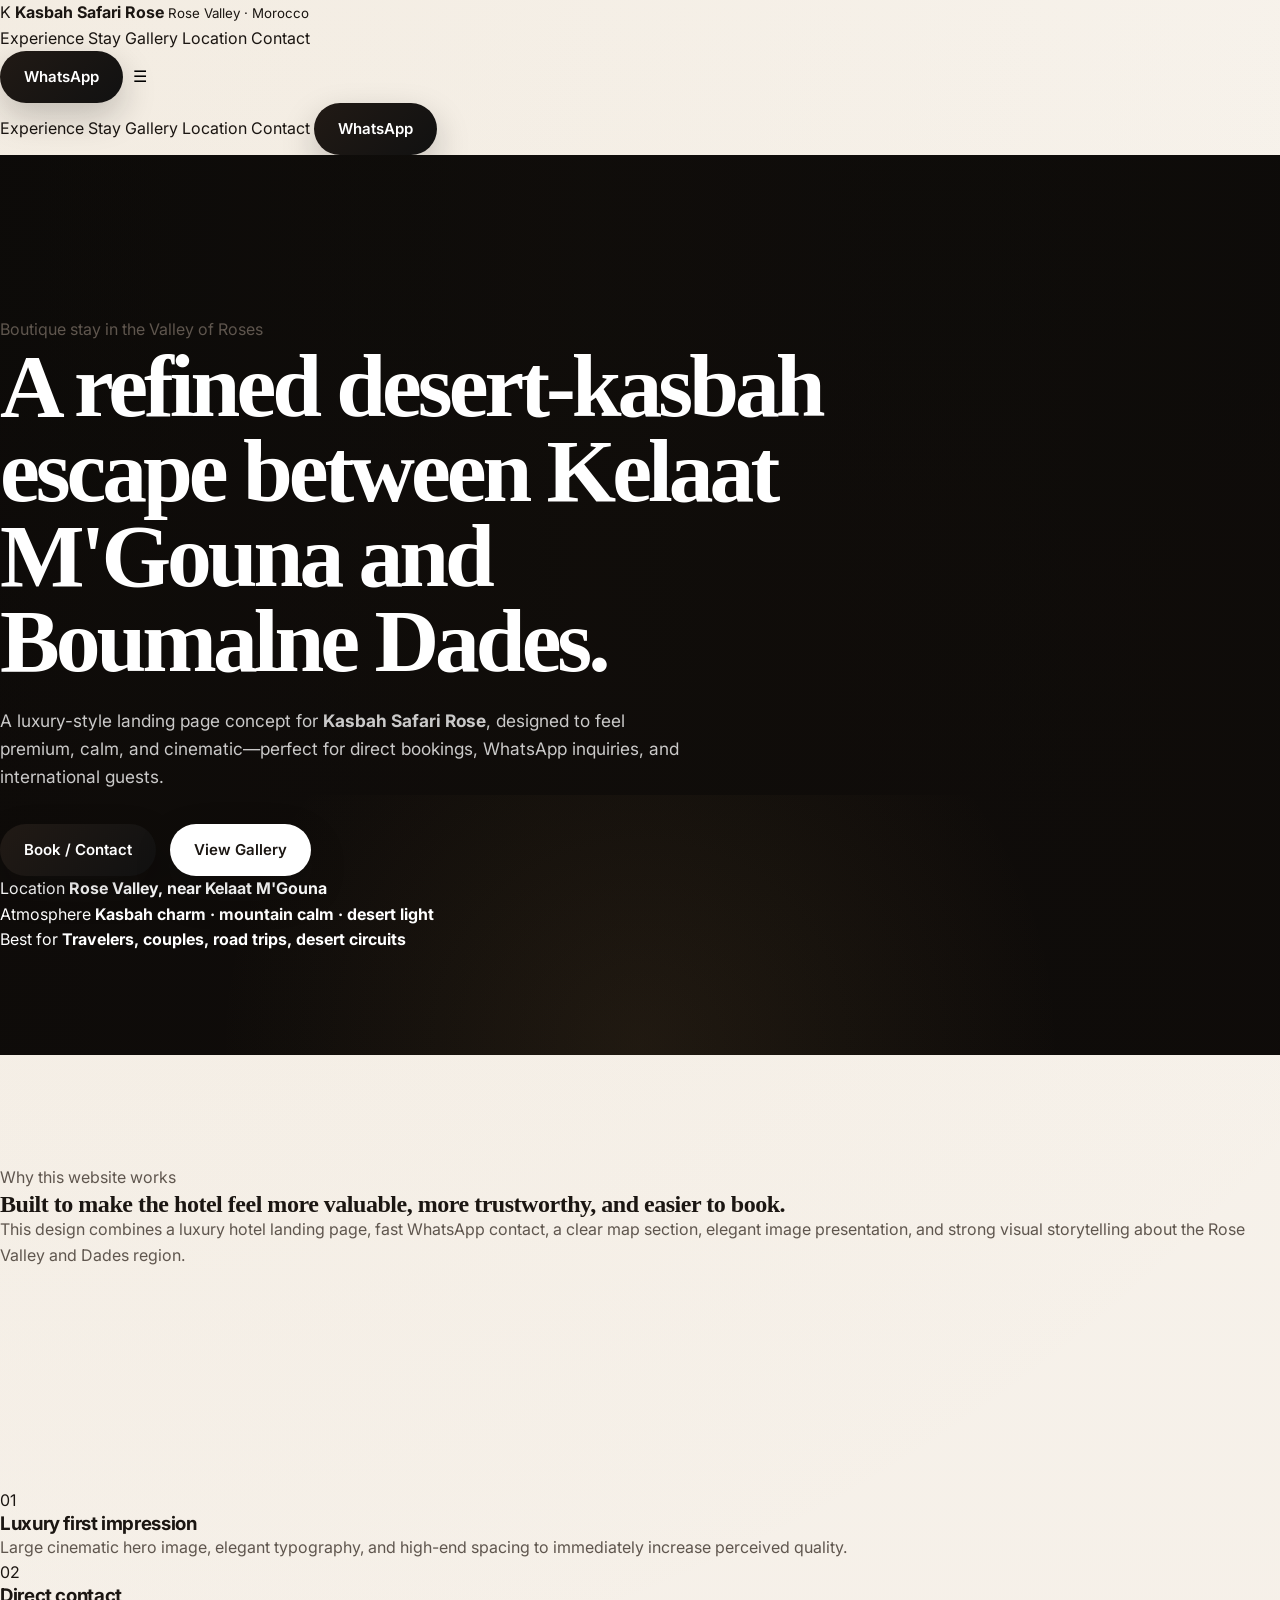
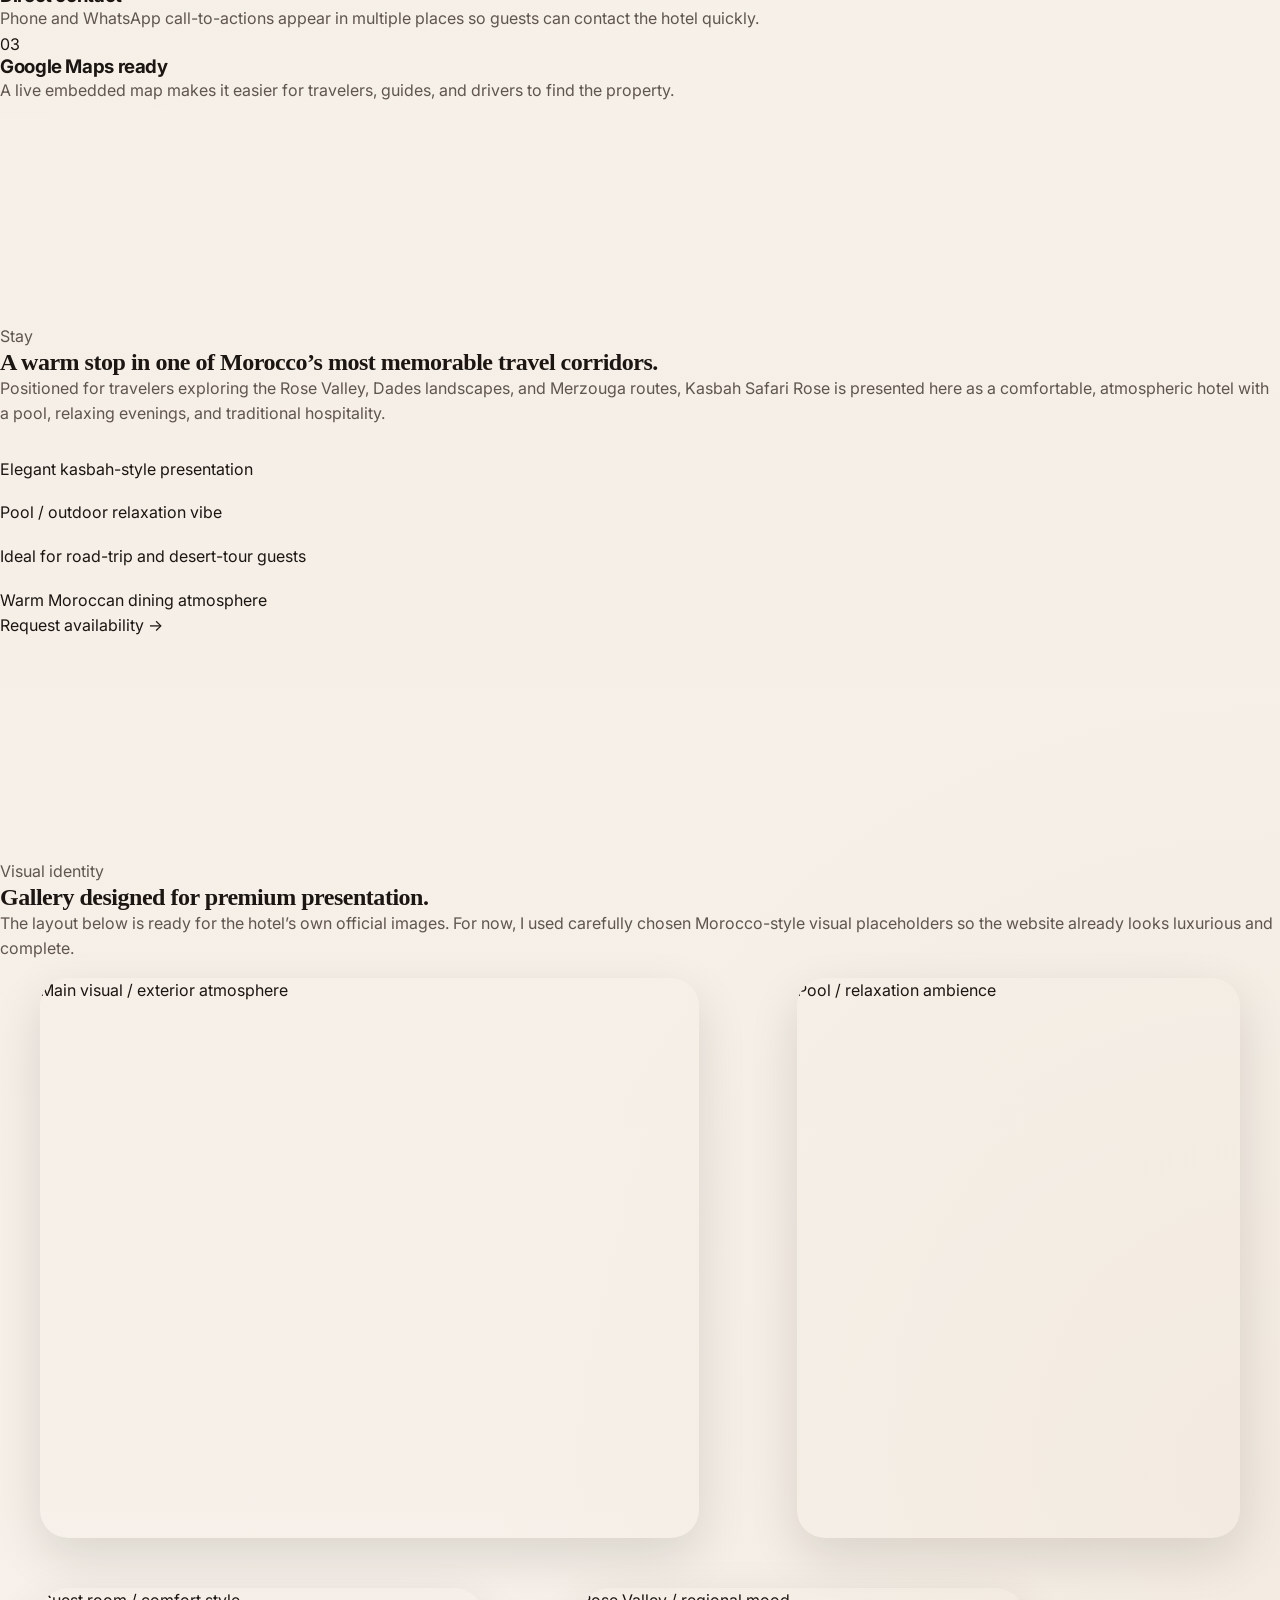
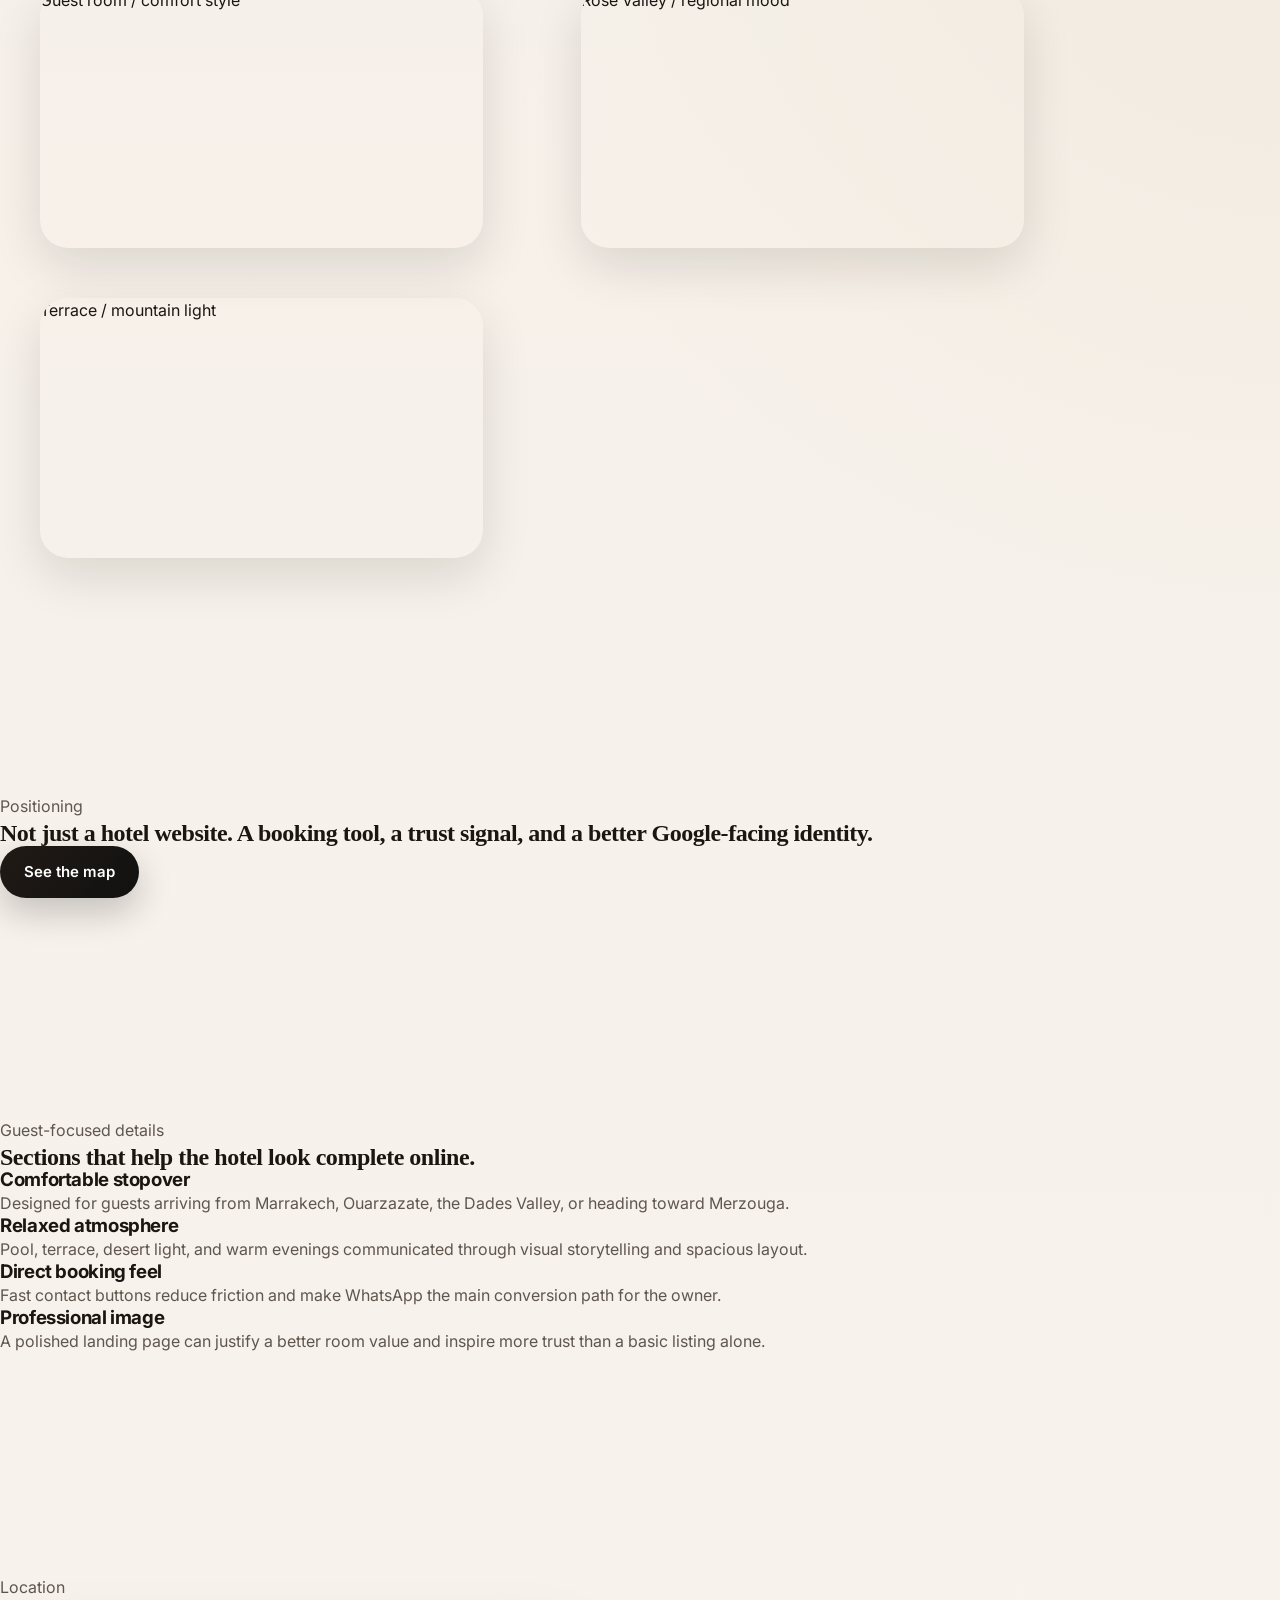
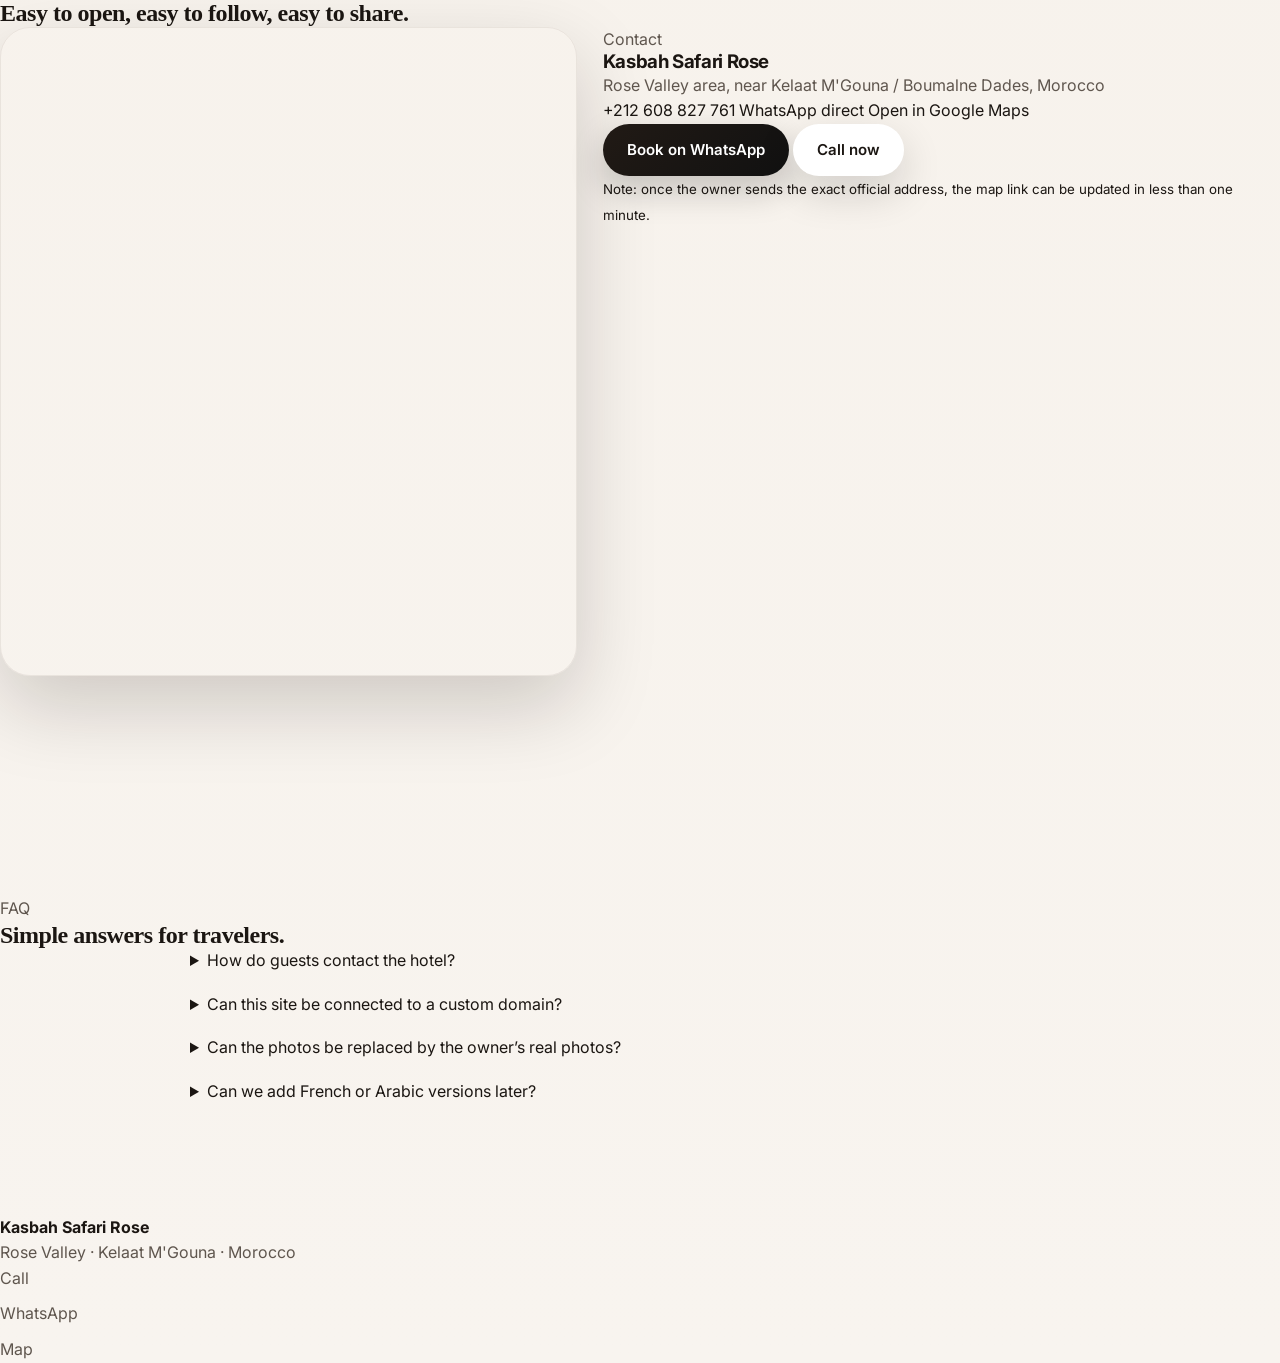
<file: index[1].html>
<!DOCTYPE html>
<html lang="en">
<head>
  <meta charset="UTF-8" />
  <meta name="viewport" content="width=device-width, initial-scale=1.0" />
  <title>Kasbah Safari Rose | Kelaat M'Gouna</title>
  <meta name="description" content="Elegant hotel website concept for Kasbah Safari Rose in the Rose Valley near Kelaat M'Gouna and Boumalne Dades, Morocco." />
  <link rel="preconnect" href="https://fonts.googleapis.com">
  <link rel="preconnect" href="https://fonts.gstatic.com" crossorigin>
  <link href="https://fonts.googleapis.com/css2?family=Inter:wght@300;400;500;600;700;800&display=swap" rel="stylesheet">
  <link rel="stylesheet" href="styles.css" />
</head>
<body>
  <div class="site-shell">
    <header class="topbar" id="top">
      <a class="brand" href="#top">
        <span class="brand-mark">K</span>
        <span>
          <strong>Kasbah Safari Rose</strong>
          <small>Rose Valley · Morocco</small>
        </span>
      </a>

      <nav class="nav">
        <a href="#experience">Experience</a>
        <a href="#rooms">Stay</a>
        <a href="#gallery">Gallery</a>
        <a href="#location">Location</a>
        <a href="#contact">Contact</a>
      </nav>

      <a class="btn btn-dark desktop-only" href="https://wa.me/212608827761" target="_blank" rel="noopener">WhatsApp</a>
      <button class="menu-btn" id="menuBtn" aria-label="Open menu">☰</button>
    </header>

    <div class="mobile-menu" id="mobileMenu">
      <a href="#experience">Experience</a>
      <a href="#rooms">Stay</a>
      <a href="#gallery">Gallery</a>
      <a href="#location">Location</a>
      <a href="#contact">Contact</a>
      <a class="btn btn-dark" href="https://wa.me/212608827761" target="_blank" rel="noopener">WhatsApp</a>
    </div>

    <main>
      <section class="hero">
        <div class="hero-bg"></div>
        <div class="hero-overlay"></div>

        <div class="hero-content reveal">
          <p class="eyebrow">Boutique stay in the Valley of Roses</p>
          <h1>A refined desert-kasbah escape between Kelaat M'Gouna and Boumalne Dades.</h1>
          <p class="hero-text">
            A luxury-style landing page concept for <strong>Kasbah Safari Rose</strong>, designed to feel premium,
            calm, and cinematic—perfect for direct bookings, WhatsApp inquiries, and international guests.
          </p>

          <div class="hero-actions">
            <a class="btn btn-dark" href="#contact">Book / Contact</a>
            <a class="btn btn-light" href="#gallery">View Gallery</a>
          </div>

          <div class="hero-cards">
            <article>
              <span>Location</span>
              <strong>Rose Valley, near Kelaat M'Gouna</strong>
            </article>
            <article>
              <span>Atmosphere</span>
              <strong>Kasbah charm · mountain calm · desert light</strong>
            </article>
            <article>
              <span>Best for</span>
              <strong>Travelers, couples, road trips, desert circuits</strong>
            </article>
          </div>
        </div>
      </section>

      <section class="intro-grid section reveal" id="experience">
        <div>
          <p class="eyebrow">Why this website works</p>
          <h2>Built to make the hotel feel more valuable, more trustworthy, and easier to book.</h2>
        </div>
        <div>
          <p>
            This design combines a luxury hotel landing page, fast WhatsApp contact, a clear map section,
            elegant image presentation, and strong visual storytelling about the Rose Valley and Dades region.
          </p>
        </div>
      </section>

      <section class="stats section reveal">
        <article>
          <span>01</span>
          <h3>Luxury first impression</h3>
          <p>Large cinematic hero image, elegant typography, and high-end spacing to immediately increase perceived quality.</p>
        </article>
        <article>
          <span>02</span>
          <h3>Direct contact</h3>
          <p>Phone and WhatsApp call-to-actions appear in multiple places so guests can contact the hotel quickly.</p>
        </article>
        <article>
          <span>03</span>
          <h3>Google Maps ready</h3>
          <p>A live embedded map makes it easier for travelers, guides, and drivers to find the property.</p>
        </article>
      </section>

      <section class="split section reveal" id="rooms">
        <div class="split-media card-image image-one"></div>
        <div class="split-copy">
          <p class="eyebrow">Stay</p>
          <h2>A warm stop in one of Morocco’s most memorable travel corridors.</h2>
          <p>
            Positioned for travelers exploring the Rose Valley, Dades landscapes, and Merzouga routes,
            Kasbah Safari Rose is presented here as a comfortable, atmospheric hotel with a pool,
            relaxing evenings, and traditional hospitality.
          </p>
          <ul class="feature-list">
            <li>Elegant kasbah-style presentation</li>
            <li>Pool / outdoor relaxation vibe</li>
            <li>Ideal for road-trip and desert-tour guests</li>
            <li>Warm Moroccan dining atmosphere</li>
          </ul>
          <a class="text-link" href="#contact">Request availability →</a>
        </div>
      </section>

      <section class="gallery section" id="gallery">
        <div class="section-head reveal">
          <p class="eyebrow">Visual identity</p>
          <h2>Gallery designed for premium presentation.</h2>
          <p>
            The layout below is ready for the hotel’s own official images. For now, I used carefully chosen Morocco-style visual placeholders
            so the website already looks luxurious and complete.
          </p>
        </div>

        <div class="gallery-grid">
          <figure class="gallery-item large reveal image-hero-2">
            <figcaption>Main visual / exterior atmosphere</figcaption>
          </figure>
          <figure class="gallery-item reveal image-two">
            <figcaption>Pool / relaxation ambience</figcaption>
          </figure>
          <figure class="gallery-item reveal image-three">
            <figcaption>Guest room / comfort style</figcaption>
          </figure>
          <figure class="gallery-item reveal image-four">
            <figcaption>Rose Valley / regional mood</figcaption>
          </figure>
          <figure class="gallery-item reveal image-five">
            <figcaption>Terrace / mountain light</figcaption>
          </figure>
        </div>
      </section>

      <section class="quote-band section reveal">
        <div>
          <p class="eyebrow">Positioning</p>
          <h2>Not just a hotel website. A booking tool, a trust signal, and a better Google-facing identity.</h2>
        </div>
        <a class="btn btn-dark" href="#location">See the map</a>
      </section>

      <section class="amenities section reveal">
        <div class="section-head">
          <p class="eyebrow">Guest-focused details</p>
          <h2>Sections that help the hotel look complete online.</h2>
        </div>
        <div class="amenity-grid">
          <article>
            <h3>Comfortable stopover</h3>
            <p>Designed for guests arriving from Marrakech, Ouarzazate, the Dades Valley, or heading toward Merzouga.</p>
          </article>
          <article>
            <h3>Relaxed atmosphere</h3>
            <p>Pool, terrace, desert light, and warm evenings communicated through visual storytelling and spacious layout.</p>
          </article>
          <article>
            <h3>Direct booking feel</h3>
            <p>Fast contact buttons reduce friction and make WhatsApp the main conversion path for the owner.</p>
          </article>
          <article>
            <h3>Professional image</h3>
            <p>A polished landing page can justify a better room value and inspire more trust than a basic listing alone.</p>
          </article>
        </div>
      </section>

      <section class="location section" id="location">
        <div class="section-head reveal">
          <p class="eyebrow">Location</p>
          <h2>Easy to open, easy to follow, easy to share.</h2>
        </div>

        <div class="location-grid">
          <div class="map-card reveal">
            <iframe
              title="Kasbah Safari Rose map"
              src="https://www.google.com/maps?q=Kasbah%20Safari%20Rose%20Kelaat%20Mgouna&output=embed"
              loading="lazy"
              referrerpolicy="no-referrer-when-downgrade"></iframe>
          </div>

          <div class="contact-card reveal" id="contact">
            <p class="eyebrow">Contact</p>
            <h3>Kasbah Safari Rose</h3>
            <p>Rose Valley area, near Kelaat M'Gouna / Boumalne Dades, Morocco</p>

            <div class="contact-lines">
              <a href="tel:+212608827761">+212 608 827 761</a>
              <a href="https://wa.me/212608827761" target="_blank" rel="noopener">WhatsApp direct</a>
              <a href="https://maps.google.com/?q=Kasbah+Safari+Rose+Kelaat+Mgouna" target="_blank" rel="noopener">Open in Google Maps</a>
            </div>

            <div class="cta-stack">
              <a class="btn btn-dark" href="https://wa.me/212608827761" target="_blank" rel="noopener">Book on WhatsApp</a>
              <a class="btn btn-light" href="tel:+212608827761">Call now</a>
            </div>

            <small>
              Note: once the owner sends the exact official address, the map link can be updated in less than one minute.
            </small>
          </div>
        </div>
      </section>

      <section class="faq section reveal">
        <div class="section-head">
          <p class="eyebrow">FAQ</p>
          <h2>Simple answers for travelers.</h2>
        </div>
        <div class="faq-list">
          <details>
            <summary>How do guests contact the hotel?</summary>
            <p>Through WhatsApp, direct phone call, or the Google Maps link for easy navigation.</p>
          </details>
          <details>
            <summary>Can this site be connected to a custom domain?</summary>
            <p>Yes. It can be published on a free subdomain first, then moved later to a professional domain name.</p>
          </details>
          <details>
            <summary>Can the photos be replaced by the owner’s real photos?</summary>
            <p>Yes. The gallery is already structured so you only replace image URLs or local image files.</p>
          </details>
          <details>
            <summary>Can we add French or Arabic versions later?</summary>
            <p>Yes. This template can easily be expanded into multilingual hotel pages.</p>
          </details>
        </div>
      </section>
    </main>

    <footer class="footer">
      <div>
        <strong>Kasbah Safari Rose</strong>
        <p>Rose Valley · Kelaat M'Gouna · Morocco</p>
      </div>
      <div class="footer-links">
        <a href="tel:+212608827761">Call</a>
        <a href="https://wa.me/212608827761" target="_blank" rel="noopener">WhatsApp</a>
        <a href="https://maps.google.com/?q=Kasbah+Safari+Rose+Kelaat+Mgouna" target="_blank" rel="noopener">Map</a>
      </div>
    </footer>
  </div>

  <script src="script.js"></script>
</body>
</html>
</file>
<file: styles.css>
/* =========================
   RESET
========================= */
*,
*::before,
*::after {
  box-sizing: border-box;
}

html {
  scroll-behavior: smooth;
}

html,
body {
  margin: 0;
  padding: 0;
  overflow-x: hidden;
}

img,
picture,
video,
canvas,
svg {
  display: block;
  max-width: 100%;
}

input,
button,
textarea,
select {
  font: inherit;
}

a {
  text-decoration: none;
  color: inherit;
}

button {
  border: none;
  background: none;
  cursor: pointer;
}

ul {
  margin: 0;
  padding: 0;
  list-style: none;
}

/* =========================
   ROOT VARIABLES
========================= */
:root {
  --bg: #f6f2eb;
  --bg-soft: #fbf8f3;
  --surface: rgba(255, 255, 255, 0.72);
  --surface-strong: rgba(255, 255, 255, 0.92);
  --surface-dark: #181512;
  --surface-darker: #111111;
  --text: #1b1612;
  --text-soft: #5f564e;
  --text-muted: #8b7d70;
  --line: rgba(61, 44, 32, 0.10);
  --line-strong: rgba(61, 44, 32, 0.18);
  --gold: #b89053;
  --gold-soft: #d6b27a;
  --gold-deep: #8a6737;
  --shadow-soft: 0 10px 30px rgba(25, 18, 12, 0.08);
  --shadow-medium: 0 18px 50px rgba(25, 18, 12, 0.12);
  --shadow-strong: 0 30px 80px rgba(20, 12, 7, 0.18);
  --radius-xs: 12px;
  --radius-sm: 18px;
  --radius-md: 26px;
  --radius-lg: 38px;
  --radius-xl: 52px;
  --container: 1280px;
  --header-height: 88px;
  --transition: 0.35s ease;
}

/* =========================
   BASE
========================= */
body {
  font-family: "Inter", sans-serif;
  background:
    radial-gradient(circle at top left, rgba(184, 144, 83, 0.08), transparent 28%),
    radial-gradient(circle at right center, rgba(184, 144, 83, 0.06), transparent 24%),
    linear-gradient(180deg, #f8f4ee 0%, #f5efe7 34%, #f8f4ef 100%);
  color: var(--text);
  line-height: 1.6;
  -webkit-font-smoothing: antialiased;
  text-rendering: optimizeLegibility;
}

body::selection {
  background: rgba(184, 144, 83, 0.22);
}

.container {
  width: min(var(--container), calc(100% - 40px));
  margin-inline: auto;
}

.section {
  position: relative;
  padding: 110px 0;
}

.section::before {
  content: "";
  position: absolute;
  inset: 0;
  pointer-events: none;
}

/* =========================
   TYPOGRAPHY
========================= */
h1,
h2,
h3,
h4 {
  margin: 0;
  line-height: 1.1;
  letter-spacing: -0.02em;
}

h1,
h2 {
  font-family: "Playfair Display", serif;
}

p {
  margin: 0;
  color: var(--text-soft);
}

.section-kicker,
.mini-label,
.hero-badge {
  display: inline-flex;
  align-items: center;
  gap: 10px;
  width: fit-content;
  font-size: 0.76rem;
  font-weight: 700;
  text-transform: uppercase;
  letter-spacing: 0.18em;
}

.section-kicker,
.mini-label {
  color: var(--gold-deep);
}

.section-kicker::before,
.mini-label::before,
.hero-badge::before {
  content: "";
  width: 34px;
  height: 1px;
  background: currentColor;
  opacity: 0.75;
}

.section-heading {
  margin-bottom: 50px;
}

.section-heading.center {
  text-align: center;
  max-width: 800px;
  margin-inline: auto;
  margin-bottom: 56px;
}

.section-heading h2 {
  font-size: clamp(2.2rem, 4vw, 4.2rem);
  margin-top: 16px;
  margin-bottom: 18px;
  color: var(--text);
}

.section-heading p {
  font-size: 1.06rem;
  color: var(--text-soft);
}

/* =========================
   HEADER
========================= */
.site-header {
  position: fixed;
  top: 0;
  left: 0;
  width: 100%;
  z-index: 1000;
  padding: 18px 0;
  transition: var(--transition);
}

.site-header.scrolled {
  padding: 10px 0;
}

.site-header.scrolled .header-inner {
  background: rgba(255, 252, 248, 0.82);
  border-color: rgba(80, 58, 41, 0.10);
  box-shadow: 0 16px 44px rgba(14, 10, 7, 0.12);
  backdrop-filter: blur(18px);
  -webkit-backdrop-filter: blur(18px);
}

.header-inner {
  min-height: var(--header-height);
  display: flex;
  align-items: center;
  justify-content: space-between;
  gap: 24px;
  padding: 14px 18px;
  border: 1px solid transparent;
  border-radius: 999px;
  transition: var(--transition);
}

.logo {
  display: flex;
  align-items: center;
  gap: 14px;
  min-width: 0;
}

.logo-mark {
  width: 50px;
  height: 50px;
  flex: 0 0 50px;
  display: grid;
  place-items: center;
  border-radius: 50%;
  background:
    linear-gradient(145deg, rgba(255,255,255,0.28), rgba(255,255,255,0.08)),
    linear-gradient(145deg, var(--gold-soft), var(--gold-deep));
  color: #fff;
  font-family: "Playfair Display", serif;
  font-size: 1.35rem;
  font-weight: 700;
  box-shadow:
    inset 0 1px 1px rgba(255,255,255,0.3),
    0 10px 24px rgba(138, 103, 55, 0.25);
}

.logo-text {
  display: flex;
  flex-direction: column;
  gap: 2px;
  min-width: 0;
}

.logo-text strong {
  font-size: 1rem;
  color: #fff;
  font-weight: 700;
  letter-spacing: 0.02em;
}

.logo-text small {
  color: rgba(255,255,255,0.75);
  font-size: 0.76rem;
  letter-spacing: 0.08em;
  text-transform: uppercase;
}

.site-header.scrolled .logo-text strong {
  color: var(--text);
}

.site-header.scrolled .logo-text small {
  color: var(--text-muted);
}

.main-nav {
  display: flex;
  align-items: center;
  gap: 28px;
}

.main-nav a {
  position: relative;
  font-size: 0.95rem;
  font-weight: 500;
  color: rgba(255,255,255,0.92);
  transition: var(--transition);
}

.main-nav a::after {
  content: "";
  position: absolute;
  left: 0;
  bottom: -8px;
  width: 0;
  height: 1px;
  background: var(--gold-soft);
  transition: width 0.35s ease;
}

.main-nav a:hover::after,
.main-nav a:focus-visible::after {
  width: 100%;
}

.site-header.scrolled .main-nav a {
  color: var(--text);
}

.header-actions {
  display: flex;
  align-items: center;
  gap: 12px;
}

.mobile-menu-toggle {
  display: none;
  width: 50px;
  height: 50px;
  border-radius: 50%;
  background: rgba(255,255,255,0.16);
  align-items: center;
  justify-content: center;
  flex-direction: column;
  gap: 5px;
  backdrop-filter: blur(12px);
  -webkit-backdrop-filter: blur(12px);
}

.mobile-menu-toggle span {
  width: 20px;
  height: 1.8px;
  background: #fff;
  border-radius: 999px;
}

.site-header.scrolled .mobile-menu-toggle {
  background: rgba(17,17,17,0.06);
}

.site-header.scrolled .mobile-menu-toggle span {
  background: var(--text);
}

/* =========================
   BUTTONS
========================= */
.btn {
  position: relative;
  display: inline-flex;
  align-items: center;
  justify-content: center;
  gap: 10px;
  min-height: 52px;
  padding: 0 24px;
  border-radius: 999px;
  font-size: 0.94rem;
  font-weight: 600;
  transition: transform 0.35s ease, box-shadow 0.35s ease, background 0.35s ease, color 0.35s ease, border-color 0.35s ease;
  white-space: nowrap;
}

.btn:hover {
  transform: translateY(-2px);
}

.btn-dark {
  background:
    linear-gradient(135deg, #211a15 0%, #111111 100%);
  color: #fff;
  box-shadow: 0 14px 34px rgba(17,17,17,0.22);
}

.btn-dark:hover {
  box-shadow: 0 18px 42px rgba(17,17,17,0.28);
}

.btn-outline {
  border: 1px solid rgba(255,255,255,0.3);
  color: #fff;
  background: rgba(255,255,255,0.06);
  backdrop-filter: blur(10px);
  -webkit-backdrop-filter: blur(10px);
}

.btn-outline:hover {
  background: rgba(255,255,255,0.12);
}

.site-header.scrolled .btn-outline {
  border-color: rgba(44, 33, 24, 0.14);
  color: var(--text);
  background: rgba(17,17,17,0.03);
}

.btn-light {
  background: #fff;
  color: var(--text);
  box-shadow: 0 16px 40px rgba(17,17,17,0.16);
}

.btn-light:hover {
  box-shadow: 0 20px 48px rgba(17,17,17,0.20);
}

.btn-glass {
  border: 1px solid rgba(255,255,255,0.24);
  background: rgba(255,255,255,0.10);
  color: #fff;
  box-shadow: 0 12px 28px rgba(0,0,0,0.08);
  backdrop-filter: blur(14px);
  -webkit-backdrop-filter: blur(14px);
}

.btn-glass:hover {
  background: rgba(255,255,255,0.16);
}

.btn-outline-light {
  border: 1px solid rgba(255,255,255,0.24);
  color: #fff;
  background: transparent;
}

.btn-full {
  width: 100%;
}

/* =========================
   HERO
========================= */
.hero {
  position: relative;
  min-height: 100svh;
  display: flex;
  align-items: center;
  padding: 150px 0 90px;
  isolation: isolate;
  overflow: hidden;
  background: #19140f;
}

.hero-media,
.hero-media img,
.hero-overlay {
  position: absolute;
  inset: 0;
}

.hero-media img {
  width: 100%;
  height: 100%;
  object-fit: cover;
  transform: scale(1.06);
  filter: saturate(1.02) contrast(1.02) brightness(0.72);
}

.hero-overlay {
  background:
    linear-gradient(180deg, rgba(9,8,7,0.45) 0%, rgba(9,8,7,0.46) 18%, rgba(13,10,8,0.62) 50%, rgba(14,11,9,0.84) 100%),
    linear-gradient(90deg, rgba(12,10,8,0.72) 0%, rgba(12,10,8,0.30) 46%, rgba(12,10,8,0.58) 100%);
  z-index: 0;
}

.hero::after {
  content: "";
  position: absolute;
  left: 50%;
  bottom: -240px;
  transform: translateX(-50%);
  width: 1200px;
  height: 500px;
  background: radial-gradient(circle, rgba(184, 144, 83, 0.10) 0%, transparent 65%);
  z-index: 0;
  pointer-events: none;
}

.hero-content {
  position: relative;
  z-index: 2;
  max-width: 860px;
  color: #fff;
}

.hero-badge {
  color: rgba(255,255,255,0.88);
  padding: 11px 16px;
  border-radius: 999px;
  background: rgba(255,255,255,0.09);
  border: 1px solid rgba(255,255,255,0.12);
  backdrop-filter: blur(14px);
  -webkit-backdrop-filter: blur(14px);
  margin-bottom: 24px;
}

.hero h1 {
  font-size: clamp(3rem, 7vw, 6.8rem);
  line-height: 0.95;
  letter-spacing: -0.045em;
  margin-bottom: 24px;
  max-width: 900px;
}

.hero h1 span {
  display: block;
  margin-top: 14px;
  font-size: clamp(1.1rem, 2.2vw, 2rem);
  font-family: "Inter", sans-serif;
  font-weight: 400;
  letter-spacing: 0.01em;
  color: rgba(255,255,255,0.82);
  line-height: 1.35;
}

.hero-text {
  max-width: 680px;
  font-size: 1.08rem;
  color: rgba(255,255,255,0.78);
}

.hero-actions {
  display: flex;
  flex-wrap: wrap;
  gap: 14px;
  margin-top: 34px;
}

.hero-details {
  display: grid;
  grid-template-columns: repeat(3, minmax(0, 1fr));
  gap: 16px;
  margin-top: 54px;
  max-width: 930px;
}

.hero-detail {
  padding: 22px 22px;
  border-radius: 24px;
  background: rgba(255,255,255,0.08);
  border: 1px solid rgba(255,255,255,0.10);
  box-shadow: inset 0 1px 0 rgba(255,255,255,0.05);
  backdrop-filter: blur(14px);
  -webkit-backdrop-filter: blur(14px);
}

.hero-detail strong {
  display: block;
  font-size: 0.84rem;
  color: rgba(255,255,255,0.62);
  font-weight: 700;
  letter-spacing: 0.12em;
  text-transform: uppercase;
  margin-bottom: 8px;
}

.hero-detail span {
  display: block;
  font-size: 1rem;
  color: #fff;
  font-weight: 500;
}

.scroll-indicator {
  position: absolute;
  left: 50%;
  bottom: 28px;
  transform: translateX(-50%);
  z-index: 2;
  width: 42px;
  height: 68px;
  border: 1px solid rgba(255,255,255,0.22);
  border-radius: 999px;
  display: flex;
  justify-content: center;
  padding-top: 12px;
  background: rgba(255,255,255,0.06);
  backdrop-filter: blur(10px);
  -webkit-backdrop-filter: blur(10px);
}

.scroll-indicator span {
  width: 6px;
  height: 14px;
  border-radius: 999px;
  background: #fff;
  animation: scrollDot 1.7s infinite ease-in-out;
}

@keyframes scrollDot {
  0% {
    opacity: 0;
    transform: translateY(0);
  }
  30% {
    opacity: 1;
  }
  100% {
    opacity: 0;
    transform: translateY(20px);
  }
}

/* =========================
   INTRO STRIP
========================= */
.intro-strip {
  position: relative;
  margin-top: -54px;
  z-index: 5;
}

.intro-strip-grid {
  display: grid;
  grid-template-columns: repeat(3, minmax(0, 1fr));
  gap: 22px;
}

.intro-strip-grid article {
  padding: 34px 30px;
  border-radius: 28px;
  background: rgba(255,255,255,0.82);
  border: 1px solid rgba(90, 64, 40, 0.08);
  box-shadow: 0 26px 60px rgba(24, 16, 10, 0.10);
  backdrop-filter: blur(14px);
  -webkit-backdrop-filter: blur(14px);
}

.intro-strip-grid h3 {
  font-size: 1.4rem;
  margin: 14px 0 12px;
  color: var(--text);
}

.intro-strip-grid p {
  font-size: 0.98rem;
}

/* =========================
   LAYOUTS
========================= */
.two-column {
  display: grid;
  grid-template-columns: 1.08fr 0.92fr;
  gap: 60px;
  align-items: center;
}

.two-column.reverse {
  grid-template-columns: 0.92fr 1.08fr;
}

.section-media {
  position: relative;
}

.section-media img {
  width: 100%;
  height: 100%;
  min-height: 580px;
  object-fit: cover;
  border-radius: 34px;
  box-shadow: var(--shadow-strong);
}

.section-media::after {
  content: "";
  position: absolute;
  right: -18px;
  bottom: -18px;
  width: 180px;
  height: 180px;
  border-radius: 32px;
  background: linear-gradient(135deg, rgba(184, 144, 83, 0.18), rgba(184, 144, 83, 0.02));
  z-index: -1;
}

.section-content h2 {
  font-size: clamp(2.3rem, 4.5vw, 4rem);
  margin: 18px 0 22px;
  color: var(--text);
}

.section-content > p {
  font-size: 1.03rem;
  margin-bottom: 18px;
}

/* =========================
   FEATURE LIST
========================= */
.feature-list,
.experience-list {
  display: grid;
  gap: 18px;
  margin-top: 30px;
}

.feature-item,
.experience-item {
  position: relative;
  padding: 24px 24px 24px 26px;
  border-radius: 24px;
  background: rgba(255,255,255,0.75);
  border: 1px solid rgba(74, 53, 39, 0.08);
  box-shadow: var(--shadow-soft);
}

.feature-item::before,
.experience-item::before {
  content: "";
  position: absolute;
  left: 0;
  top: 22px;
  bottom: 22px;
  width: 4px;
  border-radius: 999px;
  background: linear-gradient(180deg, var(--gold-soft), var(--gold-deep));
}

.feature-item h4,
.experience-item h4 {
  font-size: 1.08rem;
  margin-bottom: 8px;
  color: var(--text);
}

.feature-item p,
.experience-item p {
  font-size: 0.97rem;
}

/* =========================
   STAY CARDS
========================= */
.stay-grid {
  display: grid;
  grid-template-columns: repeat(3, minmax(0, 1fr));
  gap: 26px;
}

.stay-card {
  border-radius: 28px;
  overflow: hidden;
  background: rgba(255,255,255,0.82);
  border: 1px solid rgba(80, 58, 41, 0.08);
  box-shadow: 0 22px 60px rgba(20, 13, 8, 0.10);
  transition: transform 0.4s ease, box-shadow 0.4s ease;
}

.stay-card:hover {
  transform: translateY(-8px);
  box-shadow: 0 28px 70px rgba(20, 13, 8, 0.14);
}

.stay-card-image {
  overflow: hidden;
}

.stay-card-image img {
  width: 100%;
  height: 280px;
  object-fit: cover;
  transition: transform 0.7s ease;
}

.stay-card:hover .stay-card-image img {
  transform: scale(1.06);
}

.stay-card-content {
  padding: 28px 26px 28px;
}

.stay-card-content h3 {
  font-size: 1.45rem;
  margin-bottom: 12px;
  color: var(--text);
}

.stay-card-content p {
  margin-bottom: 18px;
}

.stay-card-content ul {
  display: grid;
  gap: 10px;
}

.stay-card-content li {
  position: relative;
  padding-left: 24px;
  color: var(--text-soft);
  font-size: 0.96rem;
}

.stay-card-content li::before {
  content: "";
  position: absolute;
  left: 0;
  top: 0.72em;
  width: 10px;
  height: 10px;
  border-radius: 50%;
  background: linear-gradient(135deg, var(--gold-soft), var(--gold-deep));
  box-shadow: 0 0 0 5px rgba(184, 144, 83, 0.10);
}

/* =========================
   HIGHLIGHTS
========================= */
.highlights-section {
  background:
    linear-gradient(180deg, rgba(255,255,255,0.28), rgba(255,255,255,0.20)),
    radial-gradient(circle at top right, rgba(184, 144, 83, 0.08), transparent 24%);
}

.highlights-grid {
  display: grid;
  grid-template-columns: repeat(4, minmax(0, 1fr));
  gap: 24px;
}

.highlight-card {
  position: relative;
  padding: 30px 26px;
  border-radius: 28px;
  background: rgba(255,255,255,0.70);
  border: 1px solid rgba(75, 54, 38, 0.08);
  box-shadow: var(--shadow-soft);
  overflow: hidden;
}

.highlight-card::after {
  content: "";
  position: absolute;
  right: -30px;
  bottom: -40px;
  width: 120px;
  height: 120px;
  border-radius: 50%;
  background: radial-gradient(circle, rgba(184, 144, 83, 0.16), transparent 68%);
}

.highlight-number {
  display: inline-block;
  margin-bottom: 18px;
  font-family: "Playfair Display", serif;
  font-size: 2.2rem;
  color: rgba(184, 144, 83, 0.55);
  line-height: 1;
}

.highlight-card h3 {
  font-size: 1.18rem;
  margin-bottom: 12px;
  color: var(--text);
}

/* =========================
   GALLERY
========================= */
.gallery-grid {
  display: grid;
  grid-template-columns: repeat(12, 1fr);
  gap: 18px;
}

.gallery-item {
  position: relative;
  overflow: hidden;
  border-radius: 28px;
  min-height: 260px;
  box-shadow: var(--shadow-medium);
}

.gallery-item.large {
  grid-column: span 7;
  min-height: 560px;
}

.gallery-item.wide {
  grid-column: span 7;
  min-height: 300px;
}

.gallery-item:not(.large):not(.wide) {
  grid-column: span 5;
}

.gallery-item img {
  width: 100%;
  height: 100%;
  object-fit: cover;
  transition: transform 0.8s ease, filter 0.4s ease;
}

.gallery-item::after {
  content: "";
  position: absolute;
  inset: 0;
  background:
    linear-gradient(180deg, rgba(0,0,0,0.02), rgba(0,0,0,0.18));
  opacity: 0;
  transition: opacity 0.4s ease;
}

.gallery-item:hover img {
  transform: scale(1.06);
}

.gallery-item:hover::after {
  opacity: 1;
}

/* =========================
   LOCATION
========================= */
.location-grid {
  display: grid;
  grid-template-columns: 0.92fr 1.08fr;
  gap: 26px;
  align-items: stretch;
}

.location-info {
  display: grid;
  gap: 18px;
}

.info-card {
  padding: 28px 26px;
  border-radius: 26px;
  background: rgba(255,255,255,0.78);
  border: 1px solid rgba(80, 58, 41, 0.08);
  box-shadow: var(--shadow-soft);
}

.info-card h3 {
  font-size: 1.2rem;
  margin-bottom: 12px;
  color: var(--text);
}

.info-card ul {
  display: grid;
  gap: 10px;
}

.info-card li {
  position: relative;
  padding-left: 22px;
  color: var(--text-soft);
}

.info-card li::before {
  content: "";
  position: absolute;
  left: 0;
  top: 0.72em;
  width: 8px;
  height: 8px;
  border-radius: 50%;
  background: var(--gold);
}

.map-card {
  position: relative;
  min-height: 100%;
  overflow: hidden;
  border-radius: 30px;
  border: 1px solid rgba(80, 58, 41, 0.08);
  box-shadow: var(--shadow-strong);
}

.map-card iframe {
  width: 100%;
  height: 100%;
  min-height: 640px;
  border: 0;
  filter: grayscale(0.1) contrast(1.02) saturate(0.92);
}

/* =========================
   CONTACT
========================= */
.contact-grid {
  display: grid;
  grid-template-columns: 0.9fr 1.1fr;
  gap: 28px;
  align-items: start;
}

.contact-content,
.booking-form {
  border-radius: 32px;
  background: rgba(255,255,255,0.82);
  border: 1px solid rgba(80, 58, 41, 0.08);
  box-shadow: var(--shadow-medium);
}

.contact-content {
  padding: 40px 36px;
}

.contact-content h2 {
  font-size: clamp(2.2rem, 4vw, 3.8rem);
  margin: 18px 0 18px;
}

.contact-list {
  display: grid;
  gap: 14px;
  margin-top: 28px;
}

.contact-item {
  display: block;
  padding: 20px 22px;
  border-radius: 22px;
  background: rgba(250, 247, 242, 0.88);
  border: 1px solid rgba(70, 50, 35, 0.07);
  transition: transform 0.35s ease, box-shadow 0.35s ease, border-color 0.35s ease;
}

.contact-item:hover {
  transform: translateY(-4px);
  box-shadow: 0 18px 36px rgba(20, 13, 8, 0.08);
  border-color: rgba(184, 144, 83, 0.28);
}

.contact-label {
  display: block;
  font-size: 0.78rem;
  font-weight: 700;
  letter-spacing: 0.14em;
  text-transform: uppercase;
  color: var(--gold-deep);
  margin-bottom: 8px;
}

.contact-item strong {
  font-size: 1.04rem;
  color: var(--text);
}

.booking-form {
  padding: 36px;
}

.booking-form h3 {
  font-size: 1.7rem;
  margin-bottom: 24px;
  color: var(--text);
}

.form-row {
  display: flex;
  flex-direction: column;
  gap: 10px;
  margin-bottom: 18px;
}

.form-row label {
  font-size: 0.9rem;
  font-weight: 600;
  color: var(--text);
}

.two-fields {
  display: grid;
  grid-template-columns: repeat(2, minmax(0, 1fr));
  gap: 16px;
}

.booking-form input,
.booking-form textarea,
.booking-form select {
  width: 100%;
  border: 1px solid rgba(73, 53, 38, 0.10);
  background: rgba(248, 244, 238, 0.86);
  color: var(--text);
  border-radius: 18px;
  padding: 16px 18px;
  outline: none;
  transition: border-color 0.3s ease, box-shadow 0.3s ease, background 0.3s ease;
}

.booking-form textarea {
  resize: vertical;
  min-height: 140px;
}

.booking-form input:focus,
.booking-form textarea:focus,
.booking-form select:focus {
  border-color: rgba(184, 144, 83, 0.50);
  box-shadow: 0 0 0 4px rgba(184, 144, 83, 0.12);
  background: #fff;
}

/* =========================
   FAQ
========================= */
.faq-list {
  max-width: 900px;
  margin: 0 auto;
  display: grid;
  gap: 18px;
}

.faq-item {
  border-radius: 22px;
  background: rgba(255,255,255,0.82);
  border: 1px solid rgba(80, 58, 41, 0.08);
  box-shadow: var(--shadow-soft);
  overflow: hidden;
}

.faq-item summary {
  list-style: none;
  cursor: pointer;
  padding: 24px 28px;
  font-size: 1.05rem;
  font-weight: 600;
  color: var(--text);
  position: relative;
}

.faq-item summary::-webkit-details-marker {
  display: none;
}

.faq-item summary::after {
  content: "+";
  position: absolute;
  right: 26px;
  top: 50%;
  transform: translateY(-50%);
  font-size: 1.4rem;
  color: var(--gold-deep);
  transition: transform 0.25s ease;
}

.faq-item[open] summary::after {
  transform: translateY(-50%) rotate(45deg);
}

.faq-item p {
  padding: 0 28px 24px;
  color: var(--text-soft);
}

/* =========================
   CTA BANNER
========================= */
.cta-banner {
  padding: 0 0 120px;
}

.cta-banner-inner {
  position: relative;
  overflow: hidden;
  display: flex;
  align-items: center;
  justify-content: space-between;
  gap: 24px;
  padding: 42px 42px;
  border-radius: 36px;
  background:
    linear-gradient(135deg, rgba(34, 26, 20, 0.96), rgba(17, 17, 17, 0.98)),
    radial-gradient(circle at top right, rgba(184, 144, 83, 0.25), transparent 36%);
  color: #fff;
  box-shadow: 0 28px 70px rgba(17,17,17,0.22);
}

.cta-banner-inner::before {
  content: "";
  position: absolute;
  right: -90px;
  top: -50px;
  width: 260px;
  height: 260px;
  border-radius: 50%;
  background: radial-gradient(circle, rgba(184, 144, 83, 0.20), transparent 64%);
}

.section-kicker.light {
  color: rgba(255,255,255,0.72);
}

.cta-banner-inner h2 {
  font-size: clamp(2rem, 4vw, 3.4rem);
  margin-top: 12px;
  color: #fff;
}

.cta-actions {
  display: flex;
  flex-wrap: wrap;
  gap: 14px;
  position: relative;
  z-index: 1;
}

/* =========================
   FOOTER
========================= */
.site-footer {
  padding: 0 0 26px;
}

.footer-grid {
  display: grid;
  grid-template-columns: 1.3fr 0.8fr 0.9fr;
  gap: 28px;
  padding: 44px 36px;
  border-radius: 34px;
  background: rgba(255,255,255,0.72);
  border: 1px solid rgba(80, 58, 41, 0.08);
  box-shadow: var(--shadow-soft);
}

.footer-brand h3,
.footer-links h4,
.footer-contact h4 {
  color: var(--text);
  margin-bottom: 14px;
}

.footer-brand h3 {
  font-size: 1.5rem;
}

.footer-links,
.footer-contact {
  display: flex;
  flex-direction: column;
  gap: 10px;
}

.footer-links a,
.footer-contact a {
  color: var(--text-soft);
  transition: color 0.3s ease, transform 0.3s ease;
}

.footer-links a:hover,
.footer-contact a:hover {
  color: var(--gold-deep);
  transform: translateX(2px);
}

.footer-bottom {
  display: flex;
  align-items: center;
  justify-content: space-between;
  gap: 18px;
  padding: 18px 6px 0;
}

.footer-bottom p,
.back-to-top {
  font-size: 0.94rem;
  color: var(--text-muted);
}

.back-to-top:hover {
  color: var(--gold-deep);
}

/* =========================
   REVEAL ANIMATION
========================= */
.reveal {
  opacity: 0;
  transform: translateY(26px);
  animation: revealUp 0.8s ease forwards;
  animation-play-state: running;
}

@keyframes revealUp {
  to {
    opacity: 1;
    transform: translateY(0);
  }
}

/* progressive delays */
.reveal:nth-child(1) { animation-delay: 0.05s; }
.reveal:nth-child(2) { animation-delay: 0.12s; }
.reveal:nth-child(3) { animation-delay: 0.19s; }
.reveal:nth-child(4) { animation-delay: 0.26s; }
.reveal:nth-child(5) { animation-delay: 0.33s; }

/* =========================
   SCROLLBAR
========================= */
::-webkit-scrollbar {
  width: 11px;
}

::-webkit-scrollbar-track {
  background: #efe8de;
}

::-webkit-scrollbar-thumb {
  background: linear-gradient(180deg, #c49c62, #8a6737);
  border-radius: 999px;
  border: 2px solid #efe8de;
}

/* =========================
   RESPONSIVE
========================= */
@media (max-width: 1200px) {
  .stay-grid,
  .highlights-grid {
    grid-template-columns: repeat(2, minmax(0, 1fr));
  }

  .gallery-item.large,
  .gallery-item.wide,
  .gallery-item:not(.large):not(.wide) {
    grid-column: span 6;
  }

  .hero-details {
    grid-template-columns: 1fr;
    max-width: 520px;
  }

  .contact-grid,
  .location-grid,
  .two-column,
  .two-column.reverse {
    grid-template-columns: 1fr;
  }

  .section-media img,
  .map-card iframe {
    min-height: 500px;
  }
}

@media (max-width: 992px) {
  .main-nav,
  .header-actions {
    display: none;
  }

  .mobile-menu-toggle {
    display: inline-flex;
  }

  .hero {
    min-height: auto;
    padding-top: 170px;
    padding-bottom: 90px;
  }

  .hero h1 {
    font-size: clamp(2.7rem, 9vw, 5rem);
  }

  .intro-strip-grid,
  .stay-grid,
  .highlights-grid,
  .footer-grid {
    grid-template-columns: 1fr;
  }

  .gallery-item.large,
  .gallery-item.wide,
  .gallery-item:not(.large):not(.wide) {
    grid-column: span 12;
  }

  .cta-banner-inner,
  .footer-bottom {
    flex-direction: column;
    align-items: flex-start;
  }
}

@media (max-width: 768px) {
  :root {
    --header-height: 74px;
  }

  .container {
    width: min(var(--container), calc(100% - 24px));
  }

  .section {
    padding: 86px 0;
  }

  .header-inner {
    padding: 10px 12px;
  }

  .logo-mark {
    width: 44px;
    height: 44px;
    flex-basis: 44px;
    font-size: 1.15rem;
  }

  .logo-text strong {
    font-size: 0.92rem;
  }

  .logo-text small {
    font-size: 0.68rem;
  }

  .hero-content {
    max-width: 100%;
  }

  .hero h1 span {
    margin-top: 12px;
  }

  .hero-actions {
    flex-direction: column;
    align-items: stretch;
  }

  .hero-actions .btn {
    width: 100%;
  }

  .intro-strip {
    margin-top: -32px;
  }

  .intro-strip-grid article,
  .stay-card-content,
  .highlight-card,
  .info-card,
  .contact-content,
  .booking-form,
  .cta-banner-inner,
  .footer-grid {
    padding-left: 22px;
    padding-right: 22px;
  }

  .two-fields {
    grid-template-columns: 1fr;
  }

  .section-media img,
  .map-card iframe {
    min-height: 380px;
  }

  .gallery-item.large {
    min-height: 360px;
  }

  .gallery-item.wide,
  .gallery-item {
    min-height: 240px;
  }
}

@media (max-width: 540px) {
  .hero {
    padding-top: 150px;
  }

  .hero-badge {
    font-size: 0.66rem;
    letter-spacing: 0.12em;
    padding: 10px 12px;
  }

  .hero-text {
    font-size: 0.98rem;
  }

  .hero-detail {
    padding: 18px 18px;
    border-radius: 20px;
  }

  .section-heading h2,
  .section-content h2,
  .contact-content h2,
  .cta-banner-inner h2 {
    line-height: 1.02;
  }

  .faq-item summary,
  .faq-item p {
    padding-left: 20px;
    padding-right: 20px;
  }

  .scroll-indicator {
    width: 38px;
    height: 62px;
  }
}
</file>
